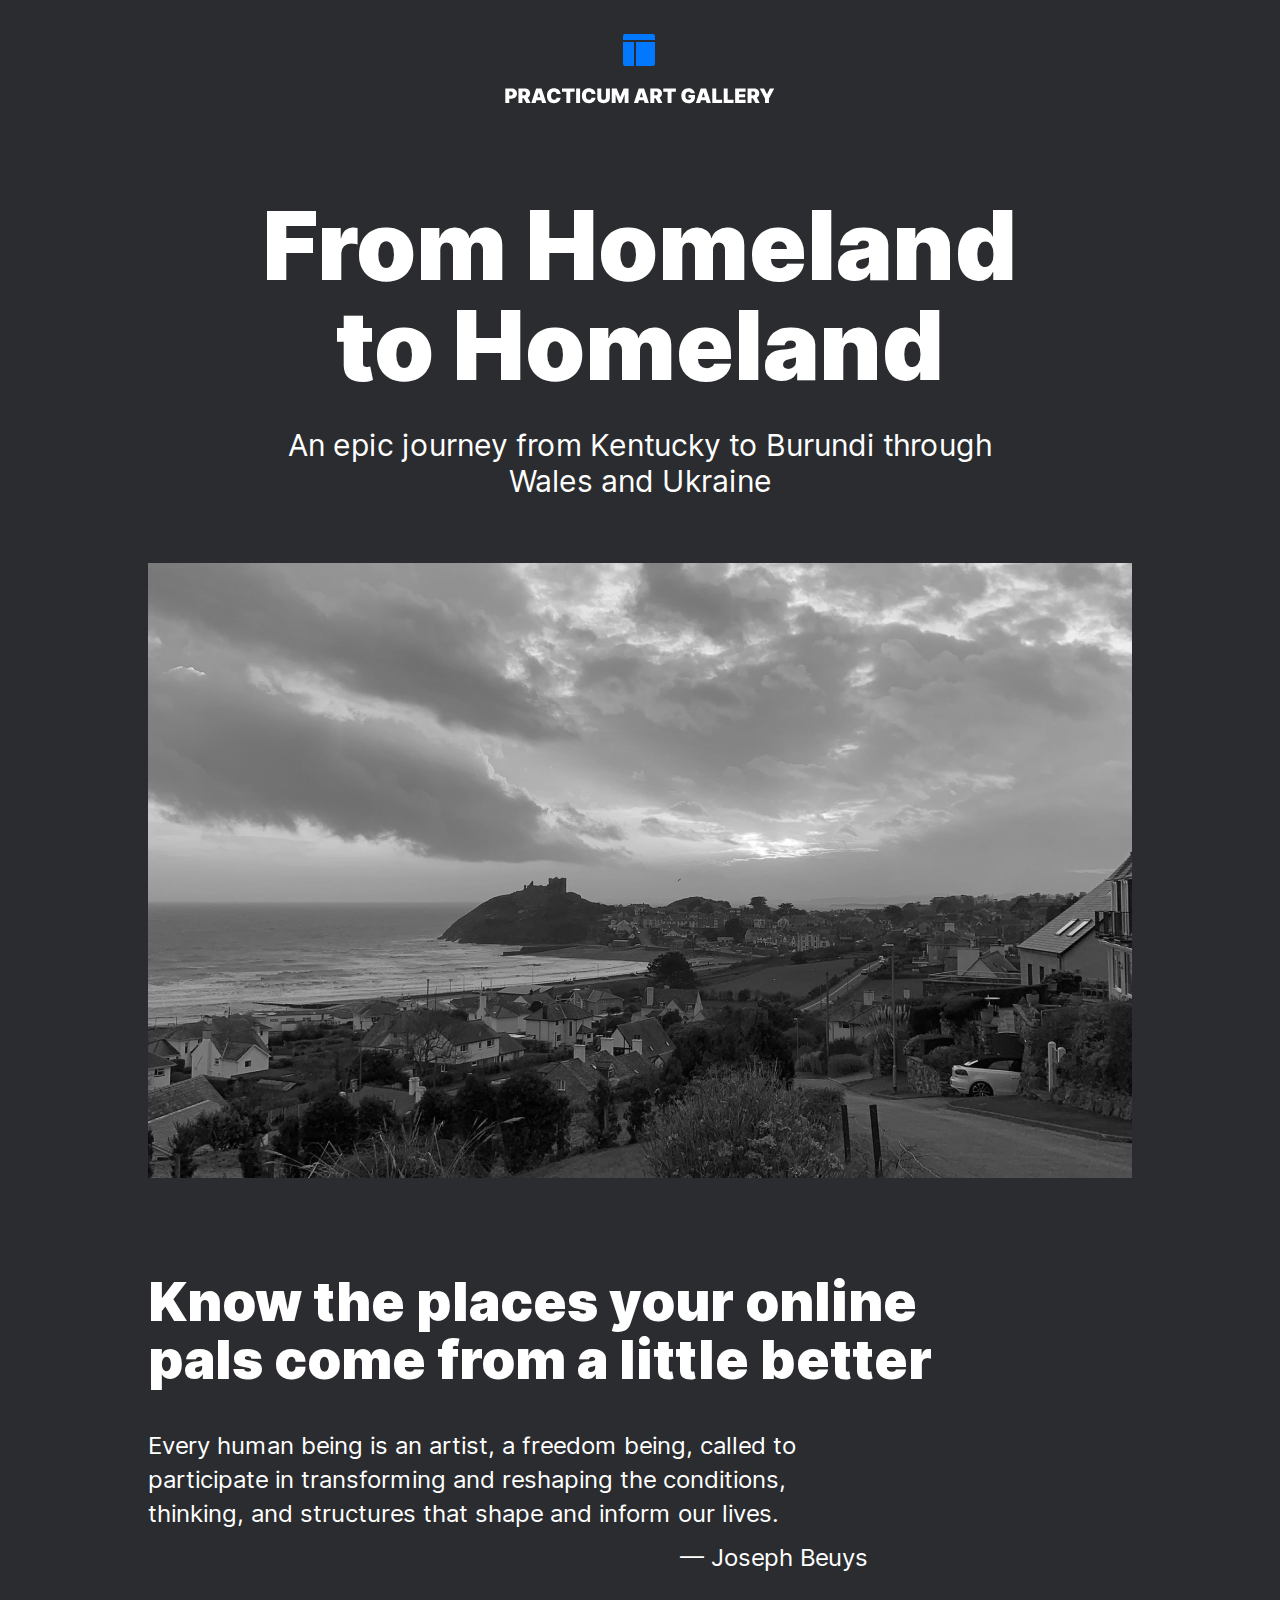
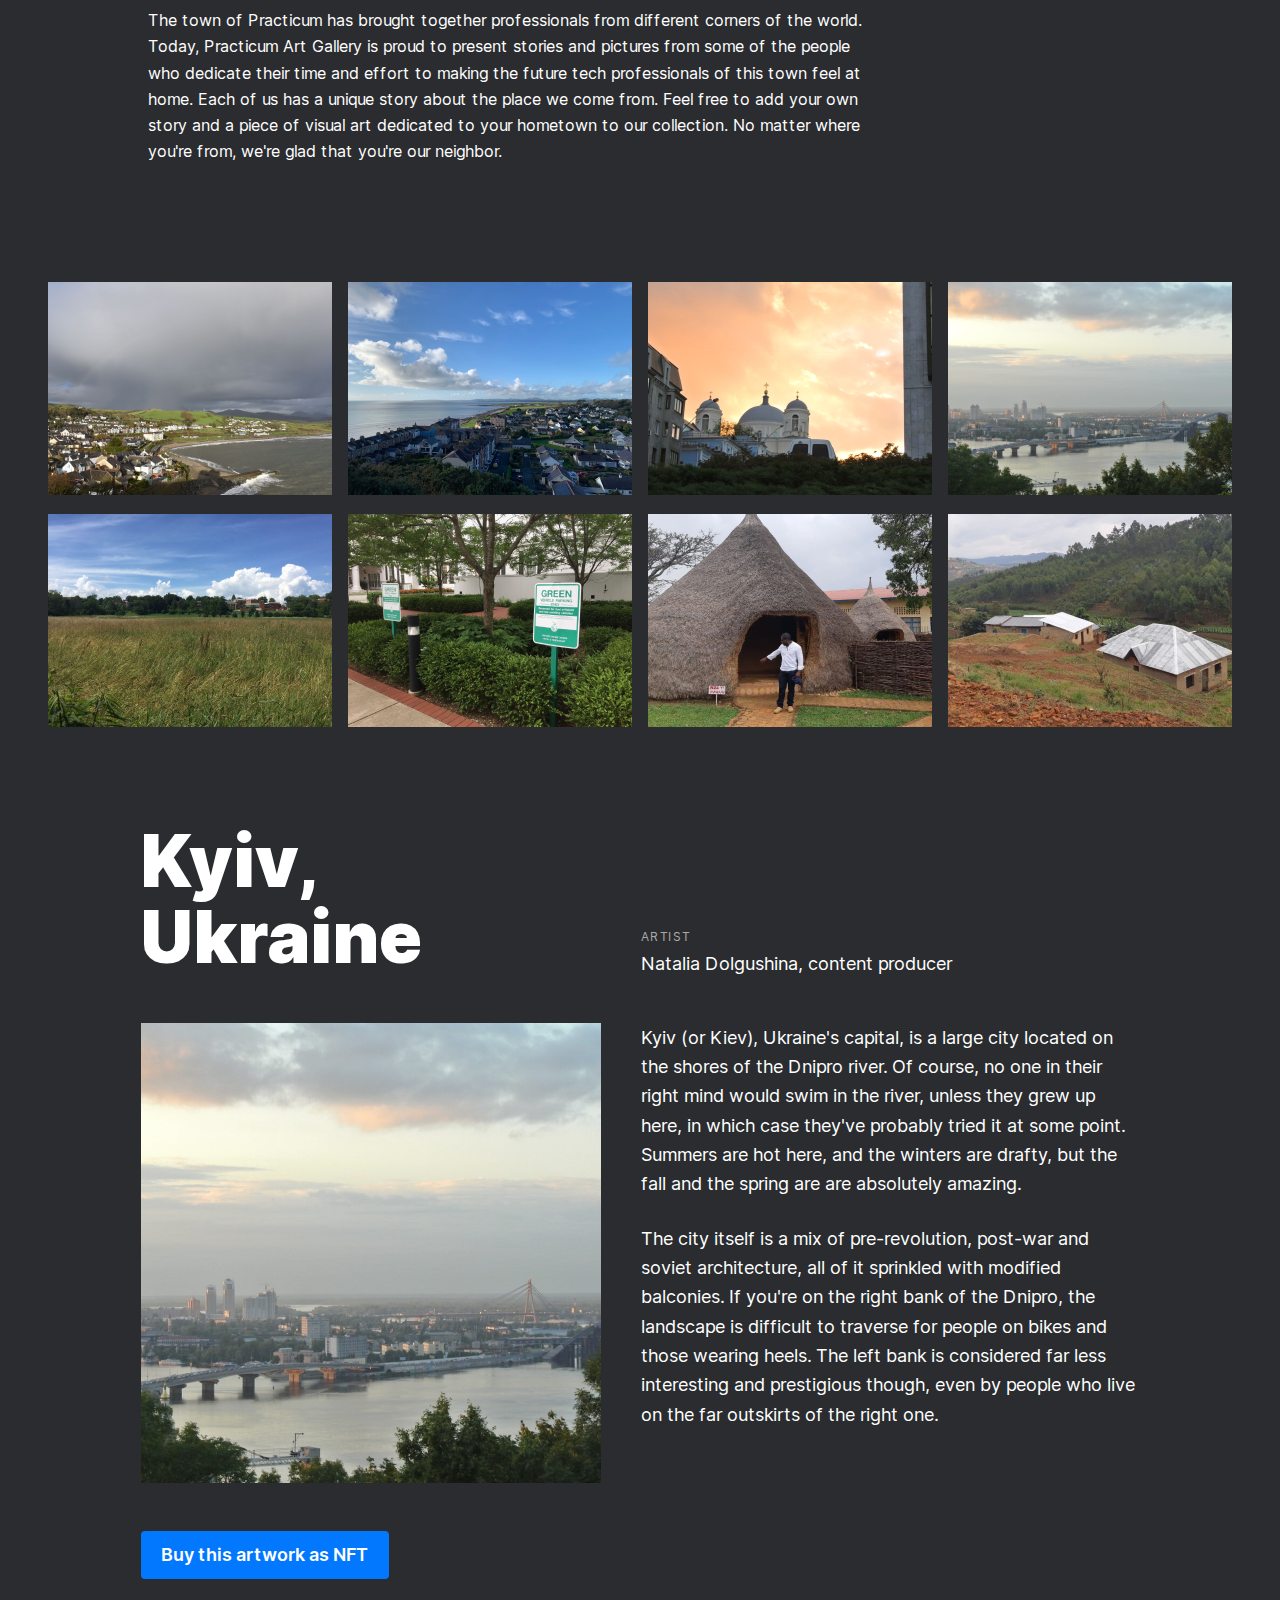
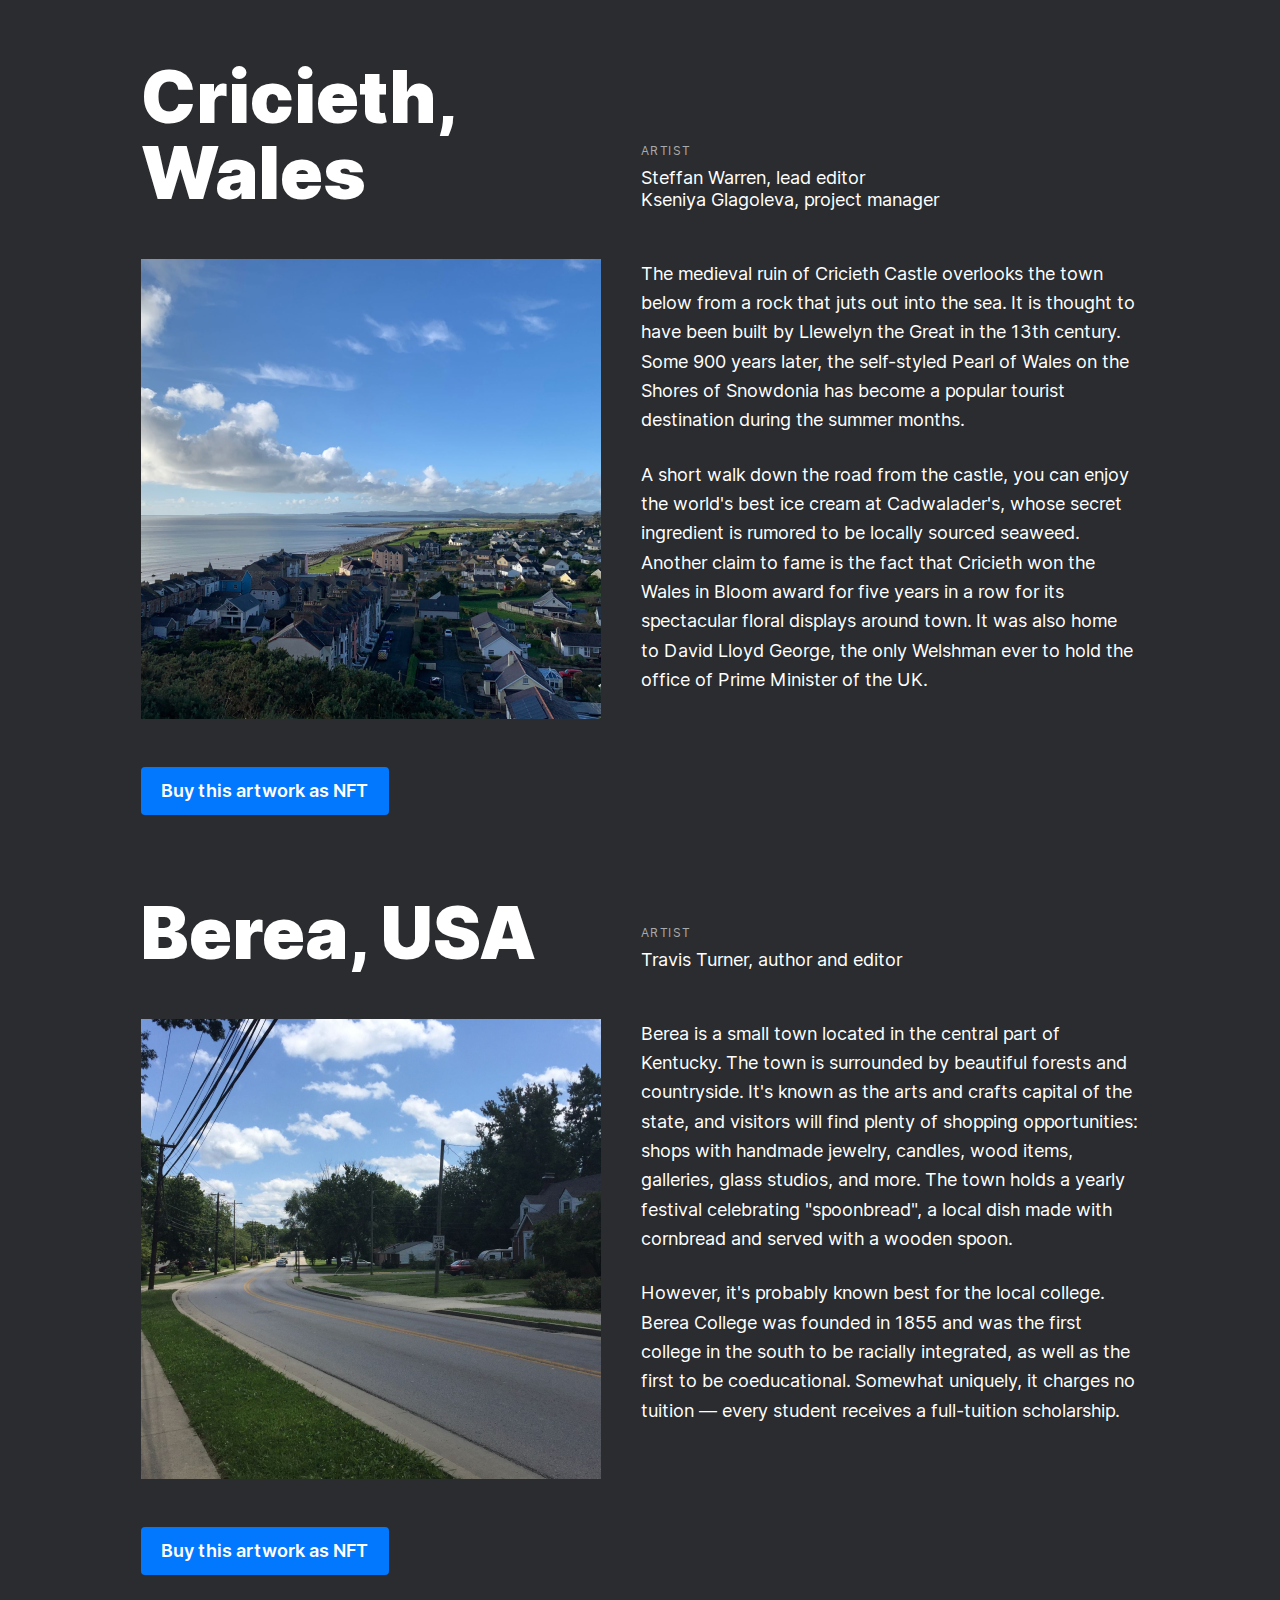
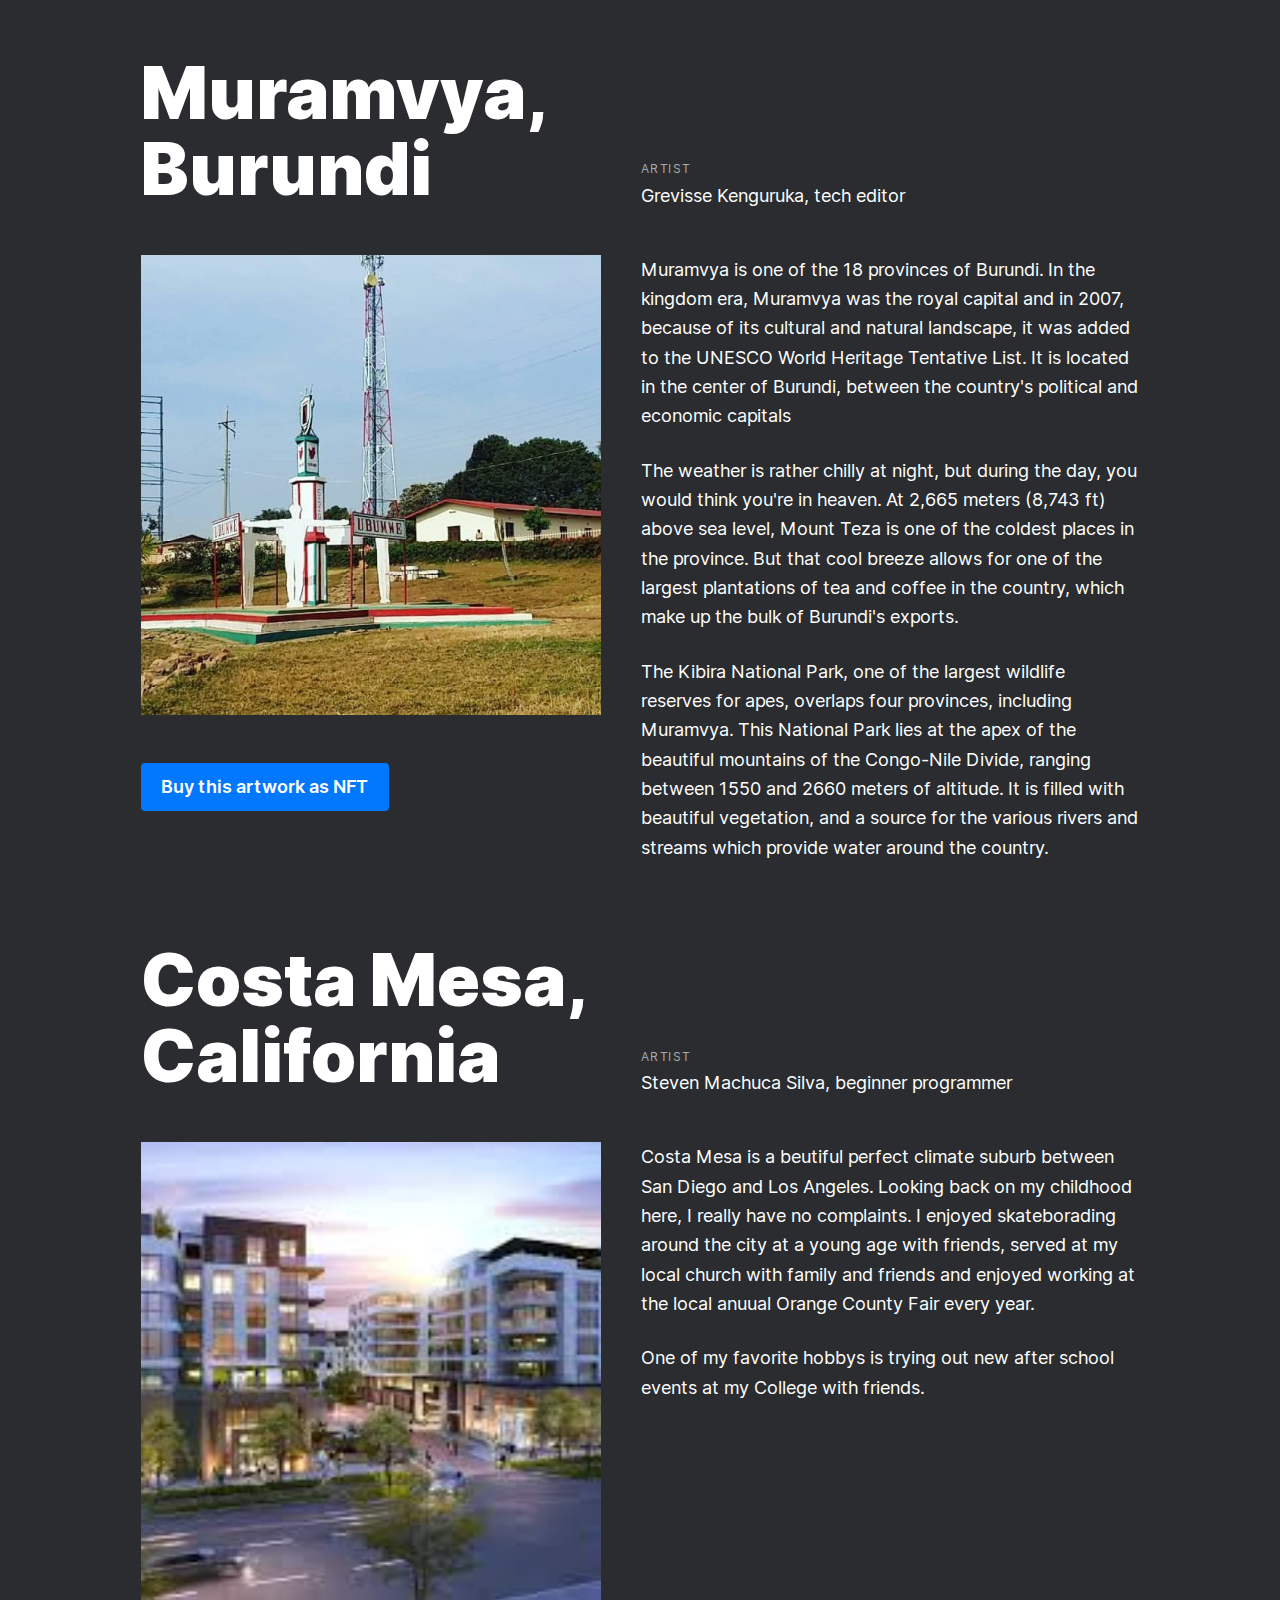
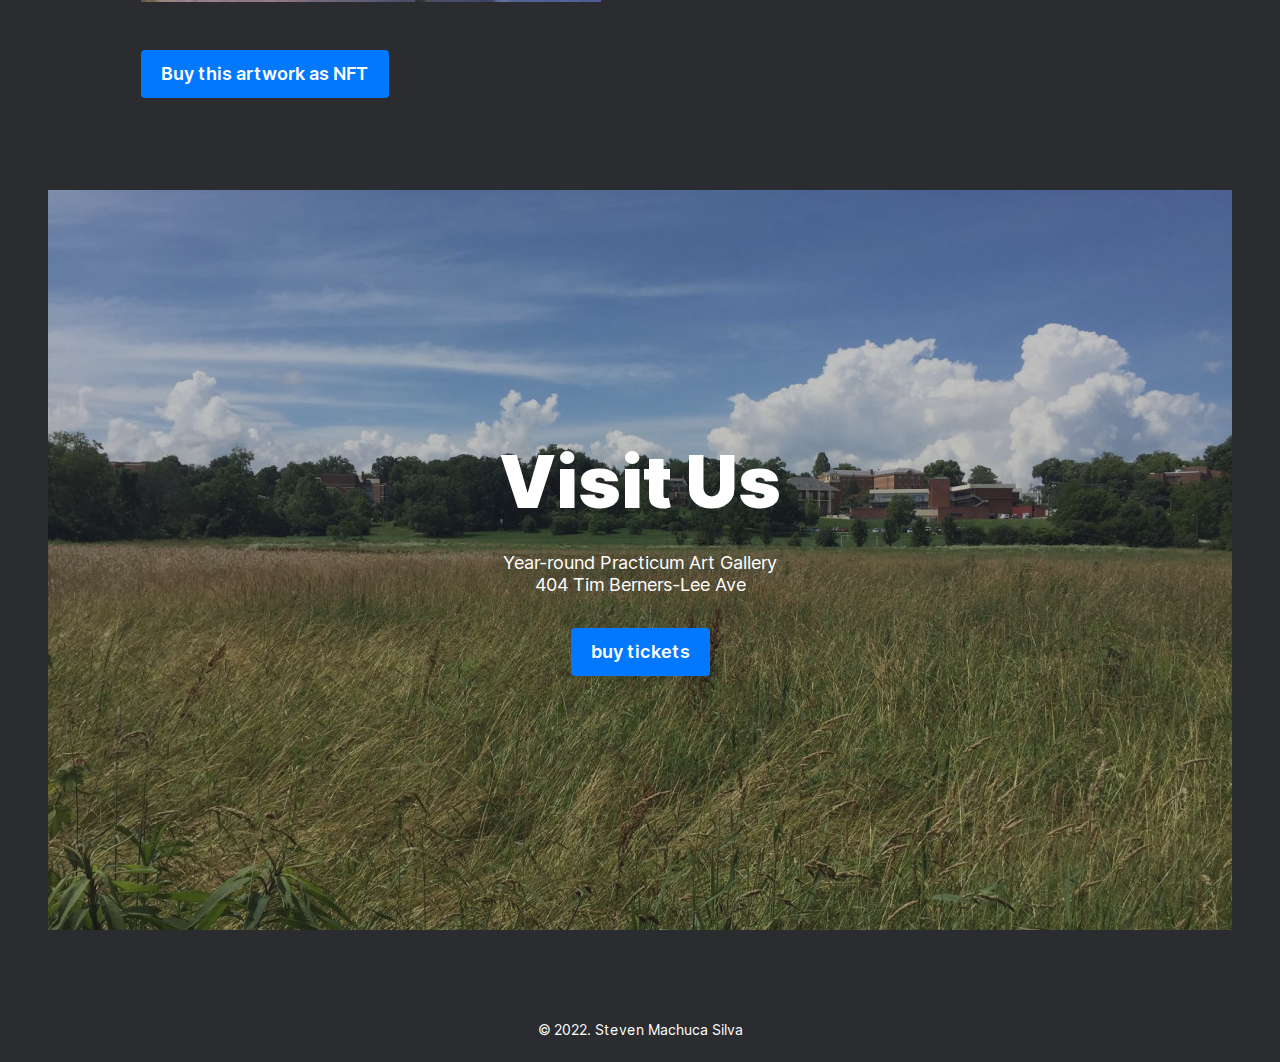
<file: index.html>
<!DOCTYPE html>
<html lang="en">
  <head>
    <meta charset="UTF-8" />
    <meta http-equiv="X-UA-Compatible" content="IE=edge" />
    <meta name="viewport" content="width=device-width, initial-scale=1.0" />
    <link rel="stylesheet" href="./pages/index.css" />
    <title>From Homeland to Homeland</title>
  </head>
  <body class="page">
    <header class="header">
      <img
        class="header__logo"
        src="./images/__logo1.svg"
        alt="Practicum Art Gallery Logo"
      />
    </header>
    <main class="content">
      <section class="lead content__lead">
        <h1 class="lead__title">From Homeland to Homeland</h1>
        <p class="lead__subtitle">
          An epic journey from Kentucky to Burundi through Wales and Ukraine
        </p>
        <img class="lead__image" src="./images/__image.png" alt="beach view" />
      </section>
      <section class="intro content__intro">
        <h2 class="intro__title">
          Know the places your online pals come from a little better
        </h2>
        <blockquote class="intro__quote">
          <p class="intro__article">
            Every human being is an artist, a freedom being, called to
            participate in transforming and reshaping the conditions, thinking,
            and structures that shape and inform our lives.
          </p>
          <p class="intro__quote-author">— Joseph Beuys</p>
        </blockquote>
        <p class="intro__paragraph">
          The town of Practicum has brought together professionals from
          different corners of the world. Today, Practicum Art Gallery is proud
          to present stories and pictures from some of the people who dedicate
          their time and effort to making the future tech professionals of this
          town feel at home. Each of us has a unique story about the place we
          come from. Feel free to add your own story and a piece of visual art
          dedicated to your hometown to our collection. No matter where you're
          from, we're glad that you're our neighbor.
        </p>
      </section>
      <section class="photo-grid content__photo-grid">
        <ul class="photo-grid__list">
          <li>
            <img
              class="photo-grid__item"
              src="./images/__item1.png"
              alt="Coast city"
            />
          </li>
          <li>
            <img
              class="photo-grid__item"
              src="./images/__item2.png"
              alt="Cricieth, Wales"
            />
          </li>
          <li>
            <img
              class="photo-grid__item"
              src="./images/__item3.png"
              alt="Cathedral"
            />
          </li>
          <li>
            <img
              class="photo-grid__item"
              src="./images/__item4.png"
              alt="Kyiv, Ukraine"
            />
          </li>
          <li>
            <img
              class="photo-grid__item"
              src="./images/__item5.png"
              alt="Grass plain"
            />
          </li>
          <li>
            <img
              class="photo-grid__item"
              src="./images/__item6.png"
              alt="Electric car only parking sign"
            />
          </li>
          <li>
            <img
              class="photo-grid__item"
              src="./images/__item7.png"
              alt="Hut Museuem"
            />
          </li>
          <li>
            <img
              class="photo-grid__item"
              src="./images/__item8.png"
              alt="Rural forest village"
            />
          </li>
        </ul>
      </section>
      <section class="place content__place">
        <article class="place__container">
          <h2 class="place__title">Kyiv, Ukraine</h2>
          <div class="place__website">
            <h3 class="place__website-url-heading">Artist</h3>
            <p class="place__website-artist">
              Natalia Dolgushina, content producer
            </p>
          </div>
          <img class="place__image" src="./images/__image2.png" alt="" />
          <div class="place__paragraphs">
            <p class="place__paragraph">
              Kyiv (or Kiev), Ukraine's capital, is a large city located on the
              shores of the Dnipro river. Of course, no one in their right mind
              would swim in the river, unless they grew up here, in which case
              they've probably tried it at some point. Summers are hot here, and
              the winters are drafty, but the fall and the spring are are
              absolutely amazing.
            </p>
            <p class="place__paragraph">
              The city itself is a mix of pre-revolution, post-war and soviet
              architecture, all of it sprinkled with modified balconies. If
              you're on the right bank of the Dnipro, the landscape is difficult
              to traverse for people on bikes and those wearing heels. The left
              bank is considered far less interesting and prestigious though,
              even by people who live on the far outskirts of the right one.
            </p>
          </div>
          <a
            class="button"
            href="https://www.theverge.com/22310188/nft-explainer-what-is-blockchain-crypto-art-faq"
            target="_blank"
            >Buy this artwork as NFT</a
          >
        </article>
        <article class="place__container">
          <h2 class="place__title">Cricieth, Wales</h2>
          <div class="place__website">
            <h3 class="place__website-url-heading">Artist</h3>
            <p class="place__website-artist">Steffan Warren, lead editor</p>
            <p class="place__website-artist">
              Kseniya Glagoleva, project manager
            </p>
          </div>
          <img class="place__image" src="./images/__image3.png" alt="" />
          <div class="place__paragraphs">
            <p class="place__paragraph">
              The medieval ruin of Cricieth Castle overlooks the town below from
              a rock that juts out into the sea. It is thought to have been
              built by Llewelyn the Great in the 13th century. Some 900 years
              later, the self-styled Pearl of Wales on the Shores of Snowdonia
              has become a popular tourist destination during the summer months.
            </p>
            <p class="place__paragraph">
              A short walk down the road from the castle, you can enjoy the
              world's best ice cream at Cadwalader's, whose secret ingredient is
              rumored to be locally sourced seaweed. Another claim to fame is
              the fact that Cricieth won the Wales in Bloom award for five years
              in a row for its spectacular floral displays around town. It was
              also home to David Lloyd George, the only Welshman ever to hold
              the office of Prime Minister of the UK.
            </p>
          </div>
          <a
            class="button"
            href="https://www.theverge.com/22310188/nft-explainer-what-is-blockchain-crypto-art-faq"
            target="_blank"
            >Buy this artwork as NFT</a
          >
        </article>
        <article class="place__container">
          <h2 class="place__title">Berea, USA</h2>
          <div class="place__website">
            <h3 class="place__website-url-heading">Artist</h3>
            <p class="place__website-artist">
              Travis Turner, author and editor
            </p>
          </div>
          <img class="place__image" src="./images/__image4.png" alt="" />
          <div class="place__paragraphs">
            <p class="place__paragraph">
              Berea is a small town located in the central part of Kentucky. The
              town is surrounded by beautiful forests and countryside. It's
              known as the arts and crafts capital of the state, and visitors
              will find plenty of shopping opportunities: shops with handmade
              jewelry, candles, wood items, galleries, glass studios, and more.
              The town holds a yearly festival celebrating "spoonbread", a local
              dish made with cornbread and served with a wooden spoon.
            </p>
            <p class="place__paragraph">
              However, it's probably known best for the local college. Berea
              College was founded in 1855 and was the first college in the south
              to be racially integrated, as well as the first to be
              coeducational. Somewhat uniquely, it charges no tuition — every
              student receives a full-tuition scholarship.
            </p>
          </div>
          <a
            class="button"
            href="https://www.theverge.com/22310188/nft-explainer-what-is-blockchain-crypto-art-faq"
            target="_blank"
            >Buy this artwork as NFT</a
          >
        </article>
        <article class="place__container">
          <h2 class="place__title">Muramvya, Burundi</h2>
          <div class="place__website">
            <h3 class="place__website-url-heading">Artist</h3>
            <p class="place__website-artist">Grevisse Kenguruka, tech editor</p>
          </div>
          <img class="place__image" src="./images/__image5.png" alt="" />
          <div class="place__paragraphs">
            <p class="place__paragraph">
              Muramvya is one of the 18 provinces of Burundi. In the kingdom
              era, Muramvya was the royal capital and in 2007, because of its
              cultural and natural landscape, it was added to the UNESCO World
              Heritage Tentative List. It is located in the center of Burundi,
              between the country's political and economic capitals
            </p>
            <p class="place__paragraph">
              The weather is rather chilly at night, but during the day, you
              would think you're in heaven. At 2,665 meters (8,743 ft) above sea
              level, Mount Teza is one of the coldest places in the province.
              But that cool breeze allows for one of the largest plantations of
              tea and coffee in the country, which make up the bulk of Burundi's
              exports.
            </p>
            <p class="place__paragraph">
              The Kibira National Park, one of the largest wildlife reserves for
              apes, overlaps four provinces, including Muramvya. This National
              Park lies at the apex of the beautiful mountains of the Congo-Nile
              Divide, ranging between 1550 and 2660 meters of altitude. It is
              filled with beautiful vegetation, and a source for the various
              rivers and streams which provide water around the country.
            </p>
          </div>
          <a
            class="button"
            href="https://www.theverge.com/22310188/nft-explainer-what-is-blockchain-crypto-art-faq"
            target="_blank"
            >Buy this artwork as NFT</a
          >
        </article>
        <article class="place__container">
          <h2 class="place__title">Costa Mesa, California</h2>
          <div class="place__website">
            <h3 class="place__website-url-heading">Artist</h3>
            <p class="place__website-artist">
              Steven Machuca Silva, beginner programmer
            </p>
          </div>
          <img
            class="place__image place__image_mod"
            src="./images/images1.jpeg"
            alt=""
          />
          <div class="place__paragraphs">
            <p class="place__paragraph">
              Costa Mesa is a beutiful perfect climate suburb between San Diego
              and Los Angeles. Looking back on my childhood here, I really have
              no complaints. I enjoyed skateborading around the city at a young
              age with friends, served at my local church with family and
              friends and enjoyed working at the local anuual Orange County Fair
              every year.
            </p>
            <p class="place__paragraph">
              One of my favorite hobbys is trying out new after school events at
              my College with friends.
            </p>
          </div>
          <a
            class="button"
            href="https://www.theverge.com/22310188/nft-explainer-what-is-blockchain-crypto-art-faq"
            target="_blank"
            >Buy this artwork as NFT</a
          >
        </article>
      </section>
      <section class="cover content__cover">
        <h2 class="cover__title">Visit Us</h2>
        <p class="cover__subtitle">
          Year-round Practicum Art Gallery 404 Tim Berners-Lee Ave
        </p>
        <a
          class="button button_key_cover"
          href="https://www.figma.com/file/1zCYcflj6BJx5VqOvXU9nb/Sprint-3%3A-From-Homeland-to-Homeland-%7C-desktop-%2B-mobile?node-id=2%3A3"
          >buy tickets</a
        >
      </section>
    </main>
    <footer class="footer">
      <p class="footer__text">&copy; 2022. Steven Machuca Silva</p>
    </footer>
  </body>
</html>
</file>
<file: pages/index.css>
@import url(../vendor/normalize.css);
@import url(../vendor/fonts/fonts.css);
@import url(../blocks/page/page.css);
@import url(../blocks/header/header.css);
@import url(../blocks/header/__logo/header__logo.css);

/* content */
@import url(../blocks/content/content.css);
@import url(../blocks/content/__lead/content__lead.css);
@import url(../blocks/content/__intro/content__intro.css);
@import url(../blocks/content/__photo-grid/content__photo-grid.css);
@import url(../blocks/content/__place/content__place.css);
@import url(../blocks/content/__cover/content__cover.css);



/* lead block */
@import url(../blocks/lead/lead.css);
@import url(../blocks/lead/__title/lead__title.css);
@import url(../blocks/lead/__subtitle/lead__subtitle.css);
@import url(../blocks/lead/__image/lead__image.css);



/* intro block */
@import url(../blocks/intro/intro.css);
@import url(../blocks/intro/__quote/intro__quote.css);
@import url(../blocks/intro/__article/intro__article.css);
@import url(../blocks/intro/__title/intro__title.css);
@import url(../blocks/intro/__paragraph/intro__paragraph.css);
@import url(../blocks/intro/__quote-author/intro__quote-author.css);

/* photo-grid */
@import url(../blocks/photo-grid/__list/photo-grid__list.css);
@import url(../blocks/photo-grid/__item/photo-grid__item.css);

/* place */
@import url(../blocks/place/place.css);
@import url(../blocks/place/__container/place__container.css);
@import url(../blocks/place/__title/place__title.css);
@import url(../blocks/place/__website/place__website.css);
@import url(../blocks/place/__website-url-heading/place__website-url-heading.css);
@import url(../blocks/place/__website-artist/place__website-artist.css);
@import url(../blocks/place/__image/place__image.css);
@import url(../blocks/place/__image/_mod/place__image_mod.css);
@import url(../blocks/place/__paragraph/place__paragraph.css);
@import url(../blocks/place/__paragraphs/place__paragraphs.css);

/* button */
@import url(../blocks/button/button.css);
@import url(../blocks/button/_key/button_key_cover.css);

/* cover */
@import url(../blocks/cover/cover.css);
@import url(../blocks/cover/__title/cover__title.css);
@import url(../blocks/cover/__subtitle/cover__subtitle.css);

/* footer */
@import url(../blocks/footer/footer.css);
@import url(../blocks/footer/__text/footer__text.css);
</file>
